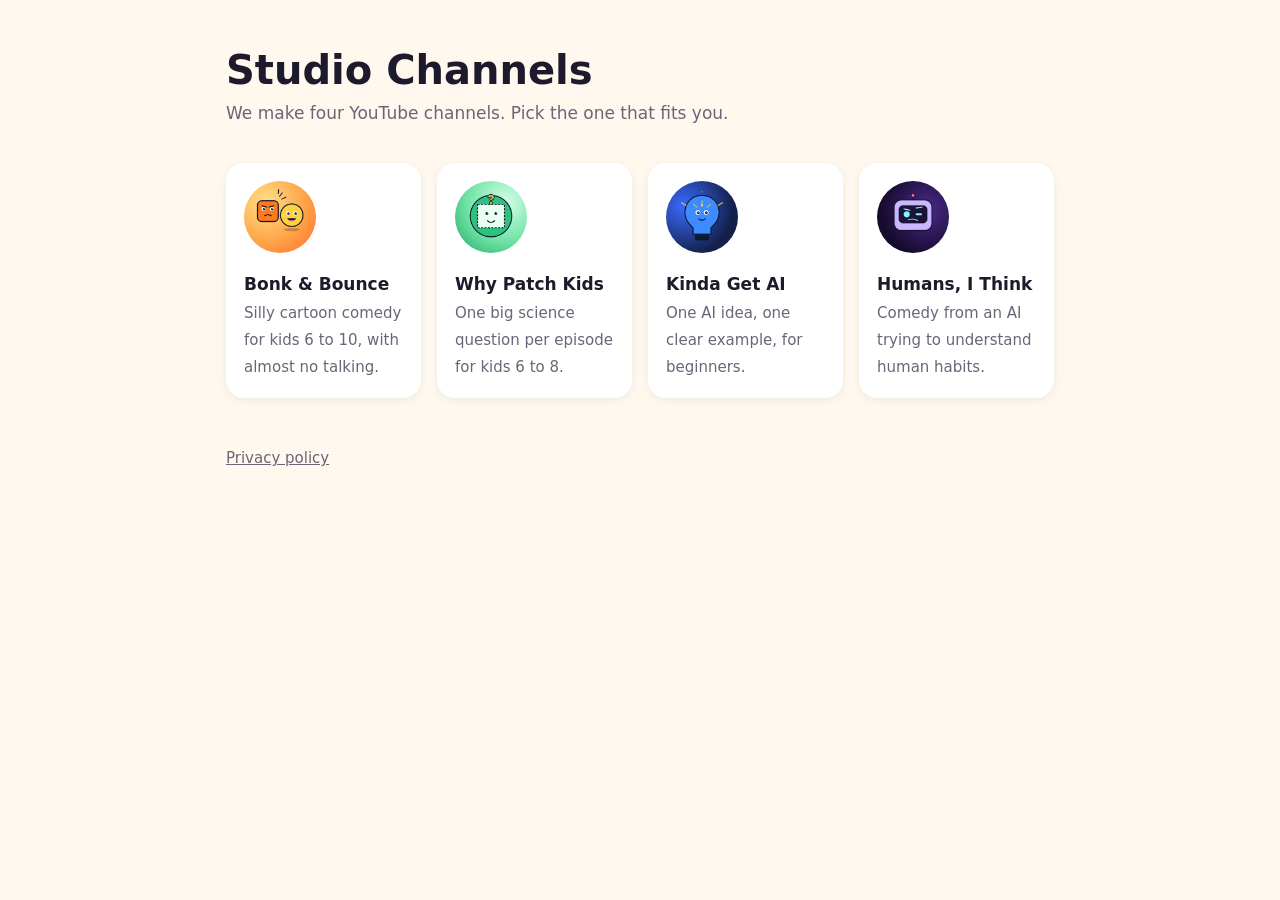
<file: index.html>
<!doctype html><html lang="en"><head><meta charset="utf-8"><meta name="viewport" content="width=device-width,initial-scale=1">
<title>Studio Channels</title><meta name="description" content="Four YouTube channels: cartoons and science for kids, AI explained, and comedy from an AI's point of view."><link rel="stylesheet" href="style.css"></head>
<body><main><h1>Studio Channels</h1><p class="lead">We make four YouTube channels. Pick the one that fits you.</p>
<div class="grid">
<a class="card" href="https://www.youtube.com/@BonkAndBounce"><img src="pt.png" alt=""><b>Bonk &amp; Bounce</b><span>Silly cartoon comedy for kids 6 to 10, with almost no talking.</span></a>
<a class="card" href="https://www.youtube.com/@WhyPatchKids"><img src="wp.png" alt=""><b>Why Patch Kids</b><span>One big science question per episode for kids 6 to 8.</span></a>
<a class="card" href="https://www.youtube.com/@KindaGetAI"><img src="ai.png" alt=""><b>Kinda Get AI</b><span>One AI idea, one clear example, for beginners.</span></a>
<a class="card" href="https://www.youtube.com/@HumansIThink"><img src="ha.png" alt=""><b>Humans, I Think</b><span>Comedy from an AI trying to understand human habits.</span></a>
</div><footer><a href="privacy.html">Privacy policy</a></footer></main></body></html>
</file>
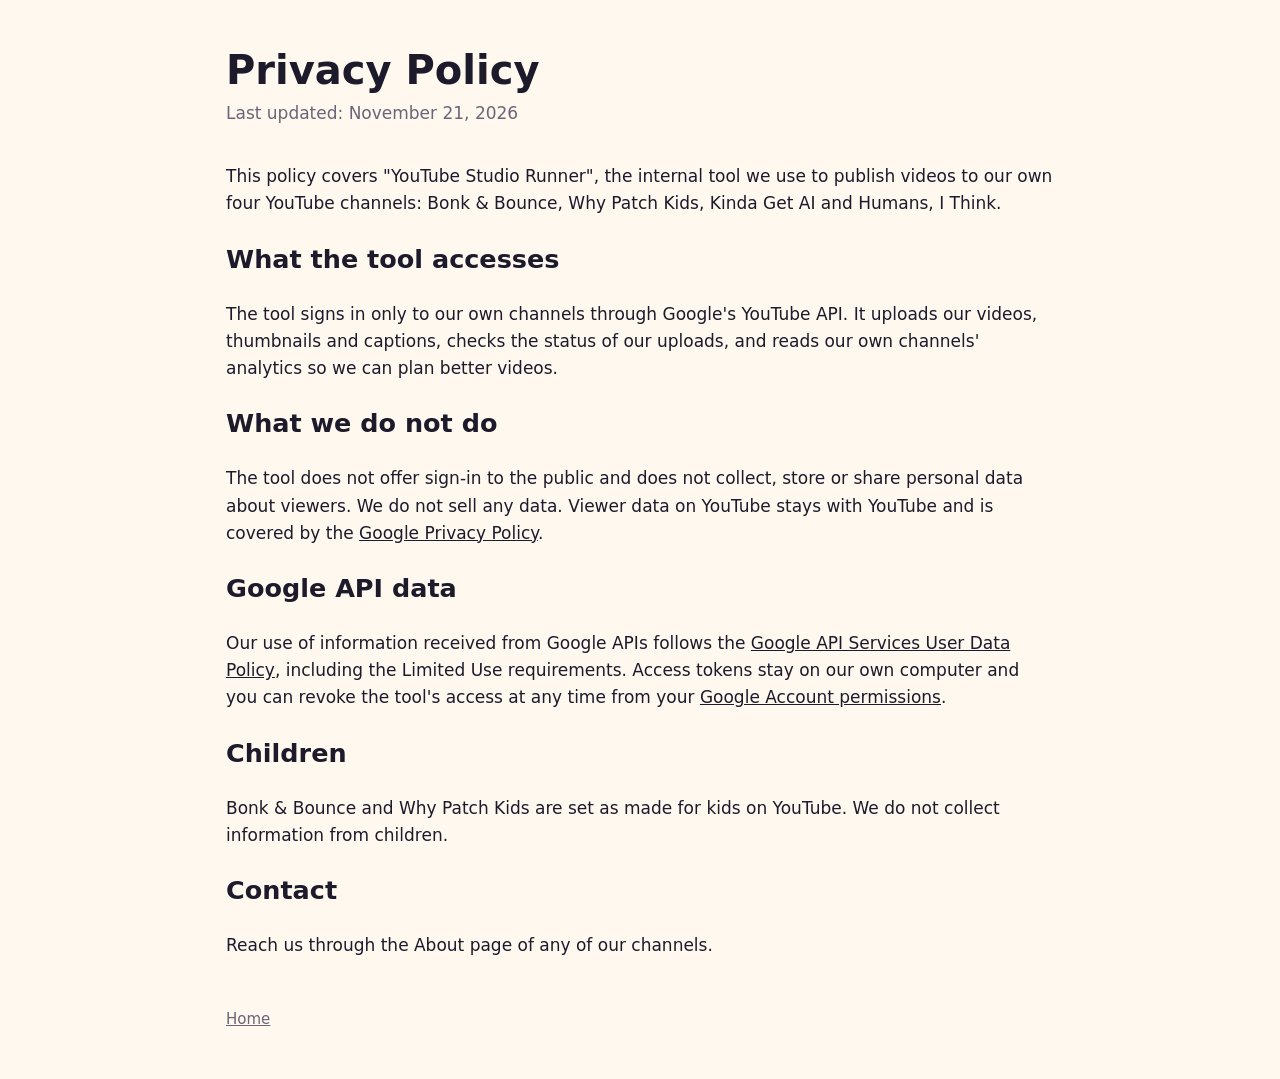
<file: privacy.html>
<!doctype html><html lang="en"><head><meta charset="utf-8"><meta name="viewport" content="width=device-width,initial-scale=1">
<title>Privacy Policy</title><link rel="stylesheet" href="style.css"></head>
<body><main><h1>Privacy Policy</h1><p class="lead">Last updated: November 21, 2026</p>
<p>This policy covers "YouTube Studio Runner", the internal tool we use to publish videos to our own four YouTube channels: Bonk &amp; Bounce, Why Patch Kids, Kinda Get AI and Humans, I Think.</p>
<h2>What the tool accesses</h2>
<p>The tool signs in only to our own channels through Google's YouTube API. It uploads our videos, thumbnails and captions, checks the status of our uploads, and reads our own channels' analytics so we can plan better videos.</p>
<h2>What we do not do</h2>
<p>The tool does not offer sign-in to the public and does not collect, store or share personal data about viewers. We do not sell any data. Viewer data on YouTube stays with YouTube and is covered by the <a href="https://policies.google.com/privacy">Google Privacy Policy</a>.</p>
<h2>Google API data</h2>
<p>Our use of information received from Google APIs follows the <a href="https://developers.google.com/terms/api-services-user-data-policy">Google API Services User Data Policy</a>, including the Limited Use requirements. Access tokens stay on our own computer and you can revoke the tool's access at any time from your <a href="https://myaccount.google.com/permissions">Google Account permissions</a>.</p>
<h2>Children</h2>
<p>Bonk &amp; Bounce and Why Patch Kids are set as made for kids on YouTube. We do not collect information from children.</p>
<h2>Contact</h2>
<p>Reach us through the About page of any of our channels.</p>
<footer><a href="index.html">Home</a></footer></main></body></html>
</file>
<file: style.css>
:root{--bg:#fff8ef;--ink:#1d1a2b;--mut:#6b6578;--card:#fff}
@media (prefers-color-scheme:dark){:root{--bg:#15131d;--ink:#f3efe9;--mut:#a8a2b5;--card:#211e2c}}
*{box-sizing:border-box}body{margin:0;background:var(--bg);color:var(--ink);font:17px/1.6 system-ui,-apple-system,"Segoe UI",sans-serif}
main{max-width:860px;margin:auto;padding:48px 16px}h1{font-size:40px;line-height:1.1;margin:0 0 8px}p.lead{color:var(--mut);margin:0 0 36px}
.grid{display:grid;grid-template-columns:repeat(auto-fit,minmax(190px,1fr));gap:16px}
.card{background:var(--card);border-radius:18px;padding:18px;text-decoration:none;color:inherit;box-shadow:0 2px 10px #0001}
.card img{width:72px;height:72px;border-radius:50%}.card b{display:block;margin-top:10px}.card span{color:var(--mut);font-size:15px}
footer{margin-top:48px;color:var(--mut);font-size:15px}a{color:inherit}
</file>
